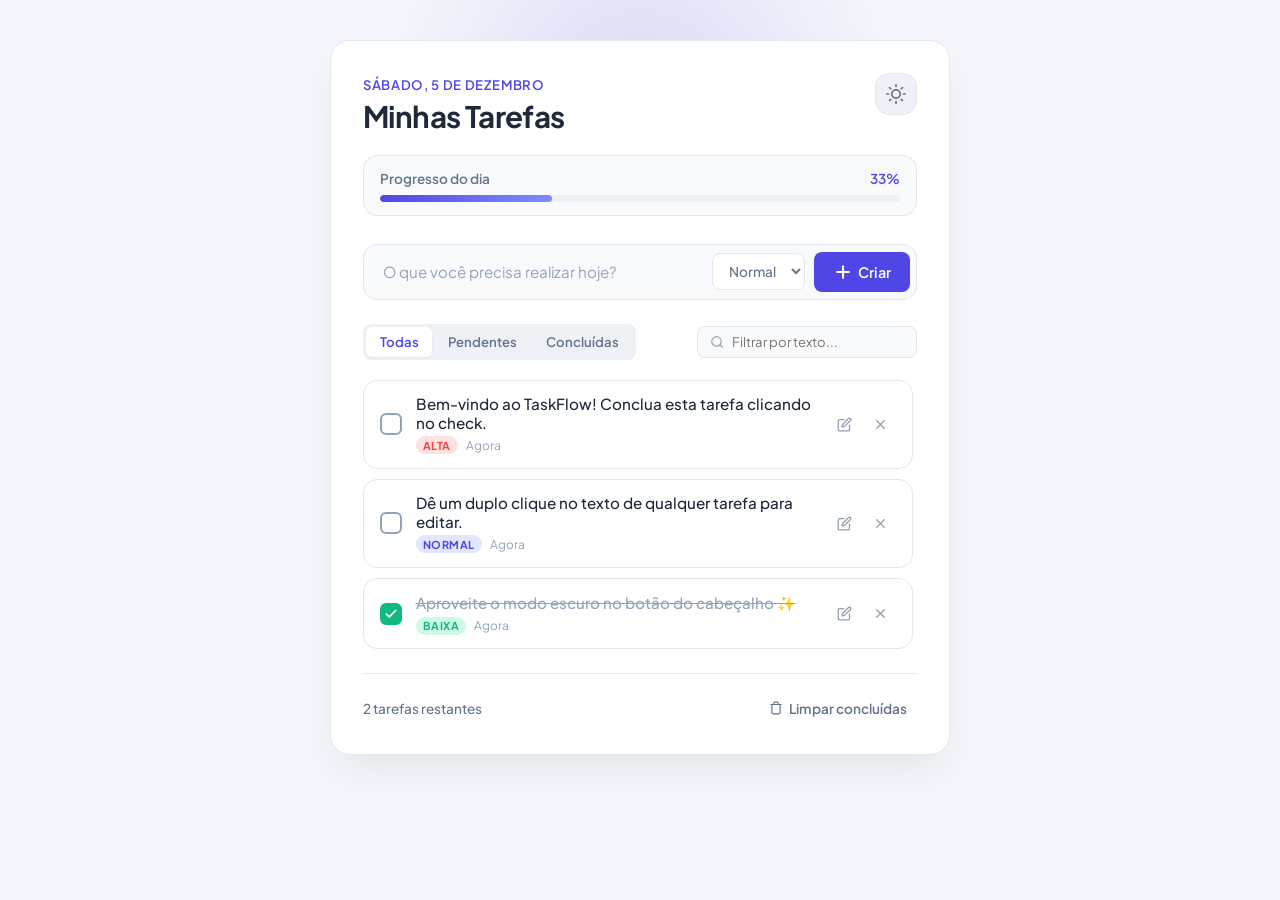
<file: lista-de-tarefas/index.html>
<!DOCTYPE html>
<html lang="pt-BR" data-theme="light">
<head>
  <meta charset="UTF-8">
  <meta name="viewport" content="width=device-width, initial-scale=1.0">
  <title>Minhas Tarefas | TaskFlow</title>
  <link rel="preconnect" href="https://fonts.googleapis.com">
  <link rel="preconnect" href="https://fonts.gstatic.com" crossorigin>
  <link href="https://fonts.googleapis.com/css2?family=Plus+Jakarta+Sans:wght@400;500;600;700&display=swap" rel="stylesheet">
  <link rel="stylesheet" href="style.css">
</head>
<body>
  <div class="app-background-glow"></div>

  <main class="app-container">
    <!-- Header -->
    <header class="app-header">
      <div class="header-content">
        <div class="date-greeting">
          <span id="currentDate" class="date-badge">Carregando data...</span>
          <h1 class="app-title">Minhas Tarefas</h1>
        </div>
        <button id="themeToggle" class="icon-btn" aria-label="Alternar tema" title="Alternar tema claro/escuro">
          <!-- Ícone do Sol (Light) -->
          <svg class="theme-icon-sun" xmlns="http://www.w3.org/2000/svg" width="20" height="20" viewBox="0 0 24 24" fill="none" stroke="currentColor" stroke-width="2" stroke-linecap="round" stroke-linejoin="round">
            <circle cx="12" cy="12" r="5"></circle>
            <line x1="12" y1="1" x2="12" y2="3"></line>
            <line x1="12" y1="21" x2="12" y2="23"></line>
            <line x1="4.22" y1="4.22" x2="5.64" y2="5.64"></line>
            <line x1="18.36" y1="18.36" x2="19.78" y2="19.78"></line>
            <line x1="1" y1="12" x2="3" y2="12"></line>
            <line x1="21" y1="12" x2="23" y2="12"></line>
            <line x1="4.22" y1="19.78" x2="5.64" y2="18.36"></line>
            <line x1="18.36" y1="5.64" x2="19.78" y2="4.22"></line>
          </svg>
          <!-- Ícone da Lua (Dark) -->
          <svg class="theme-icon-moon" xmlns="http://www.w3.org/2000/svg" width="20" height="20" viewBox="0 0 24 24" fill="none" stroke="currentColor" stroke-width="2" stroke-linecap="round" stroke-linejoin="round">
            <path d="M21 12.79A9 9 0 1 1 11.21 3 7 7 0 0 0 21 12.79z"></path>
          </svg>
        </button>
      </div>

      <!-- Barra de Progresso Geral -->
      <div class="progress-section">
        <div class="progress-info">
          <span class="progress-label">Progresso do dia</span>
          <span id="progressText" class="progress-percent">0%</span>
        </div>
        <div class="progress-bar-container">
          <div id="progressBar" class="progress-bar-fill" style="width: 0%;"></div>
        </div>
      </div>
    </header>

    <!-- Formulário de Adicionar Tarefa -->
    <form id="taskForm" class="task-form">
      <div class="input-wrapper">
        <input 
          type="text" 
          id="taskInput" 
          placeholder="O que você precisa realizar hoje?" 
          autocomplete="off"
          required
        >
        <select id="taskPriority" class="priority-select" title="Prioridade da tarefa">
          <option value="normal">Normal</option>
          <option value="alta">Alta</option>
          <option value="baixa">Baixa</option>
        </select>
        <button type="submit" id="addBtn" class="add-button" title="Adicionar tarefa">
          <svg xmlns="http://www.w3.org/2000/svg" width="20" height="20" viewBox="0 0 24 24" fill="none" stroke="currentColor" stroke-width="2.5" stroke-linecap="round" stroke-linejoin="round">
            <line x1="12" y1="5" x2="12" y2="19"></line>
            <line x1="5" y1="12" x2="19" y2="12"></line>
          </svg>
          <span>Criar</span>
        </button>
      </div>
    </form>

    <!-- Barra de Filtros e Busca -->
    <div class="controls-bar">
      <div class="filter-tabs">
        <button class="filter-btn active" data-filter="all">Todas</button>
        <button class="filter-btn" data-filter="pending">Pendentes</button>
        <button class="filter-btn" data-filter="completed">Concluídas</button>
      </div>

      <div class="search-box">
        <svg xmlns="http://www.w3.org/2000/svg" width="16" height="16" viewBox="0 0 24 24" fill="none" stroke="currentColor" stroke-width="2" stroke-linecap="round" stroke-linejoin="round">
          <circle cx="11" cy="11" r="8"></circle>
          <line x1="21" y1="21" x2="16.65" y2="16.65"></line>
        </svg>
        <input type="text" id="searchInput" placeholder="Filtrar por texto...">
      </div>
    </div>

    <!-- Lista de Tarefas -->
    <ul id="taskList" class="task-list">
      <!-- Itens gerados dinamicamente via JavaScript -->
    </ul>

    <!-- Estado Vazio (Empty State) -->
    <div id="emptyState" class="empty-state">
      <div class="empty-icon-wrapper">
        <svg xmlns="http://www.w3.org/2000/svg" width="40" height="40" viewBox="0 0 24 24" fill="none" stroke="currentColor" stroke-width="1.8" stroke-linecap="round" stroke-linejoin="round">
          <path d="M14 2H6a2 2 0 0 0-2 2v16a2 2 0 0 0 2 2h12a2 2 0 0 0 2-2V8z"></path>
          <polyline points="14 2 14 8 20 8"></polyline>
          <line x1="16" y1="13" x2="8" y2="13"></line>
          <line x1="16" y1="17" x2="8" y2="17"></line>
          <polyline points="10 9 9 9 8 9"></polyline>
        </svg>
      </div>
      <h3 id="emptyTitle">Tudo limpo por aqui!</h3>
      <p id="emptySubtitle">Adicione uma nova tarefa acima para começar seu dia produtivo.</p>
    </div>

    <!-- Rodapé com estatísticas e ações em lote -->
    <footer class="app-footer">
      <div class="tasks-counter">
        <span id="pendingCount">0</span> tarefas restantes
      </div>
      <button id="clearCompletedBtn" class="clear-btn" title="Excluir todas as tarefas concluídas">
        <svg xmlns="http://www.w3.org/2000/svg" width="14" height="14" viewBox="0 0 24 24" fill="none" stroke="currentColor" stroke-width="2" stroke-linecap="round" stroke-linejoin="round">
          <polyline points="3 6 5 6 21 6"></polyline>
          <path d="M19 6v14a2 2 0 0 1-2 2H7a2 2 0 0 1-2-2V6m3 0V4a2 2 0 0 1 2-2h4a2 2 0 0 1 2 2v2"></path>
        </svg>
        Limpar concluídas
      </button>
    </footer>
  </main>

  <script src="script.js"></script>
</body>
</html>
</file>
<file: lista-de-tarefas/style.css>
/* ==========================================================================
   Design Tokens & Variáveis de Estilo
   ========================================================================== */
:root {
  /* Tema Claro (Default) */
  --bg-primary: #f4f6fb;
  --bg-card: #ffffff;
  --bg-card-hover: #fafbff;
  --bg-input: #f8fafc;
  --bg-secondary: #eef2f6;

  --text-main: #1e293b;
  --text-muted: #64748b;
  --text-subtle: #94a3b8;

  --primary: #4f46e5;
  --primary-hover: #4338ca;
  --primary-light: #e0e7ff;
  --primary-glow: rgba(79, 70, 229, 0.15);

  --success: #10b981;
  --success-light: #d1fae5;
  --danger: #ef4444;
  --danger-light: #fee2e2;
  --warning: #f59e0b;
  --warning-light: #fef3c7;

  --border-color: #e2e8f0;
  --border-focus: #818cf8;

  --radius-sm: 8px;
  --radius-md: 14px;
  --radius-lg: 20px;
  --radius-full: 9999px;

  --shadow-sm: 0 1px 3px rgba(0, 0, 0, 0.05);
  --shadow-md: 0 6px 20px -4px rgba(79, 70, 229, 0.08), 0 4px 6px -2px rgba(0, 0, 0, 0.03);
  --shadow-lg: 0 20px 40px -10px rgba(0, 0, 0, 0.08);

  --transition-fast: 150ms ease;
  --transition-normal: 250ms cubic-bezier(0.4, 0, 0.2, 1);
}

[data-theme="dark"] {
  --bg-primary: #0b0f19;
  --bg-card: #151c2c;
  --bg-card-hover: #1c253b;
  --bg-input: #101623;
  --bg-secondary: #1e293b;

  --text-main: #f1f5f9;
  --text-muted: #94a3b8;
  --text-subtle: #64748b;

  --primary: #6366f1;
  --primary-hover: #4f46e5;
  --primary-light: rgba(99, 102, 241, 0.15);
  --primary-glow: rgba(99, 102, 241, 0.25);

  --border-color: #26334d;
  --border-focus: #6366f1;

  --shadow-sm: 0 1px 3px rgba(0, 0, 0, 0.4);
  --shadow-md: 0 6px 20px -4px rgba(0, 0, 0, 0.4);
  --shadow-lg: 0 20px 45px -10px rgba(0, 0, 0, 0.6);
}

/* ==========================================================================
   Reset e Configurações Globais
   ========================================================================== */
* {
  margin: 0;
  padding: 0;
  box-sizing: border-box;
  font-family: 'Plus Jakarta Sans', system-ui, -apple-system, sans-serif;
  -webkit-font-smoothing: antialiased;
}

body {
  min-height: 100vh;
  background-color: var(--bg-primary);
  color: var(--text-main);
  display: flex;
  justify-content: center;
  align-items: flex-start;
  padding: 2.5rem 1rem;
  transition: background-color var(--transition-normal), color var(--transition-normal);
  position: relative;
  overflow-x: hidden;
}

/* Brilho decorativo no fundo */
.app-background-glow {
  position: fixed;
  top: -100px;
  left: 50%;
  transform: translateX(-50%);
  width: 600px;
  height: 400px;
  background: radial-gradient(circle, var(--primary-glow) 0%, transparent 70%);
  pointer-events: none;
  z-index: 0;
}

/* ==========================================================================
   Container Principal (Card)
   ========================================================================== */
.app-container {
  width: 100%;
  max-width: 620px;
  background: var(--bg-card);
  border-radius: var(--radius-lg);
  box-shadow: var(--shadow-lg);
  border: 1px solid var(--border-color);
  padding: 2rem;
  position: relative;
  z-index: 1;
  backdrop-filter: blur(8px);
  transition: background-color var(--transition-normal), border-color var(--transition-normal), box-shadow var(--transition-normal);
}

/* ==========================================================================
   Header & Progresso
   ========================================================================== */
.app-header {
  margin-bottom: 1.75rem;
}

.header-content {
  display: flex;
  justify-content: space-between;
  align-items: flex-start;
  margin-bottom: 1.25rem;
}

.date-badge {
  font-size: 0.82rem;
  font-weight: 600;
  text-transform: uppercase;
  letter-spacing: 0.05em;
  color: var(--primary);
  display: inline-block;
  margin-bottom: 0.25rem;
}

.app-title {
  font-size: 1.85rem;
  font-weight: 700;
  color: var(--text-main);
  letter-spacing: -0.02em;
}

.icon-btn {
  background: var(--bg-secondary);
  border: 1px solid var(--border-color);
  color: var(--text-muted);
  width: 42px;
  height: 42px;
  border-radius: var(--radius-md);
  display: flex;
  align-items: center;
  justify-content: center;
  cursor: pointer;
  transition: all var(--transition-fast);
}

.icon-btn:hover {
  color: var(--text-main);
  background: var(--primary-light);
  border-color: var(--primary);
  transform: translateY(-1px);
}

/* Controle de ícone do tema */
.theme-icon-moon {
  display: none;
}
[data-theme="dark"] .theme-icon-sun {
  display: none;
}
[data-theme="dark"] .theme-icon-moon {
  display: block;
}

/* Progresso */
.progress-section {
  background: var(--bg-input);
  border: 1px solid var(--border-color);
  padding: 0.85rem 1rem;
  border-radius: var(--radius-md);
}

.progress-info {
  display: flex;
  justify-content: space-between;
  align-items: center;
  font-size: 0.85rem;
  font-weight: 600;
  margin-bottom: 0.5rem;
}

.progress-label {
  color: var(--text-muted);
}

.progress-percent {
  color: var(--primary);
}

.progress-bar-container {
  height: 7px;
  background: var(--bg-secondary);
  border-radius: var(--radius-full);
  overflow: hidden;
}

.progress-bar-fill {
  height: 100%;
  background: linear-gradient(90deg, var(--primary), #818cf8);
  border-radius: var(--radius-full);
  transition: width 0.4s cubic-bezier(0.4, 0, 0.2, 1);
}

/* ==========================================================================
   Formulário de Entrada de Tarefa
   ========================================================================== */
.task-form {
  margin-bottom: 1.5rem;
}

.input-wrapper {
  display: flex;
  gap: 0.6rem;
  align-items: center;
  background: var(--bg-input);
  padding: 0.4rem;
  border-radius: var(--radius-md);
  border: 1.5px solid var(--border-color);
  transition: border-color var(--transition-fast), box-shadow var(--transition-fast);
}

.input-wrapper:focus-within {
  border-color: var(--border-focus);
  box-shadow: 0 0 0 3px var(--primary-light);
}

.input-wrapper input {
  flex: 1;
  border: none;
  background: transparent;
  padding: 0.6rem 0.8rem;
  font-size: 0.95rem;
  color: var(--text-main);
  outline: none;
}

.input-wrapper input::placeholder {
  color: var(--text-subtle);
}

.priority-select {
  background: var(--bg-card);
  border: 1px solid var(--border-color);
  color: var(--text-muted);
  font-size: 0.85rem;
  font-weight: 500;
  padding: 0.5rem 0.75rem;
  border-radius: var(--radius-sm);
  outline: none;
  cursor: pointer;
  transition: border-color var(--transition-fast);
}

.priority-select:focus {
  border-color: var(--border-focus);
}

.add-button {
  display: inline-flex;
  align-items: center;
  gap: 0.35rem;
  background: var(--primary);
  color: #ffffff;
  border: none;
  padding: 0.65rem 1.15rem;
  border-radius: var(--radius-sm);
  font-weight: 600;
  font-size: 0.9rem;
  cursor: pointer;
  transition: background var(--transition-fast), transform var(--transition-fast);
}

.add-button:hover {
  background: var(--primary-hover);
  transform: translateY(-1px);
}

.add-button:active {
  transform: translateY(0);
}

/* ==========================================================================
   Controles: Filtros e Barra de Pesquisa
   ========================================================================== */
.controls-bar {
  display: flex;
  justify-content: space-between;
  align-items: center;
  gap: 1rem;
  margin-bottom: 1.25rem;
  flex-wrap: wrap;
}

.filter-tabs {
  display: flex;
  background: var(--bg-secondary);
  padding: 3px;
  border-radius: var(--radius-sm);
  gap: 2px;
}

.filter-btn {
  background: transparent;
  border: none;
  padding: 0.4rem 0.85rem;
  font-size: 0.82rem;
  font-weight: 600;
  color: var(--text-muted);
  border-radius: 6px;
  cursor: pointer;
  transition: all var(--transition-fast);
}

.filter-btn:hover {
  color: var(--text-main);
}

.filter-btn.active {
  background: var(--bg-card);
  color: var(--primary);
  box-shadow: var(--shadow-sm);
}

.search-box {
  display: flex;
  align-items: center;
  gap: 0.5rem;
  background: var(--bg-input);
  border: 1px solid var(--border-color);
  padding: 0.4rem 0.75rem;
  border-radius: var(--radius-sm);
  color: var(--text-subtle);
  flex: 1;
  max-width: 220px;
}

.search-box input {
  background: transparent;
  border: none;
  outline: none;
  color: var(--text-main);
  font-size: 0.82rem;
  width: 100%;
}

/* ==========================================================================
   Lista de Tarefas
   ========================================================================== */
.task-list {
  list-style: none;
  display: flex;
  flex-direction: column;
  gap: 0.65rem;
  max-height: 440px;
  overflow-y: auto;
  padding-right: 4px;
}

/* Custom Scrollbar */
.task-list::-webkit-scrollbar {
  width: 5px;
}
.task-list::-webkit-scrollbar-track {
  background: transparent;
}
.task-list::-webkit-scrollbar-thumb {
  background: var(--border-color);
  border-radius: var(--radius-full);
}
.task-list::-webkit-scrollbar-thumb:hover {
  background: var(--text-subtle);
}

/* Item da Tarefa */
.task-item {
  display: flex;
  align-items: center;
  justify-content: space-between;
  gap: 0.85rem;
  padding: 0.85rem 1rem;
  background: var(--bg-card);
  border: 1px solid var(--border-color);
  border-radius: var(--radius-md);
  transition: transform var(--transition-fast), border-color var(--transition-fast), box-shadow var(--transition-fast), opacity var(--transition-fast);
  animation: slideIn 0.25s ease-out forwards;
}

.task-item:hover {
  background: var(--bg-card-hover);
  border-color: var(--border-focus);
  transform: translateY(-1px);
  box-shadow: var(--shadow-sm);
}

/* Animações de entrada e saída */
@keyframes slideIn {
  from {
    opacity: 0;
    transform: translateY(8px);
  }
  to {
    opacity: 1;
    transform: translateY(0);
  }
}

.task-item.removing {
  animation: slideOut 0.25s ease-in forwards;
}

@keyframes slideOut {
  to {
    opacity: 0;
    transform: translateX(20px);
  }
}

.task-left {
  display: flex;
  align-items: center;
  gap: 0.85rem;
  flex: 1;
  min-width: 0; /* Previne quebra de layout com textos longos */
}

/* Checkbox Customizado */
.custom-checkbox {
  position: relative;
  width: 22px;
  height: 22px;
  border: 2px solid var(--text-subtle);
  border-radius: 6px;
  display: flex;
  align-items: center;
  justify-content: center;
  cursor: pointer;
  flex-shrink: 0;
  transition: all var(--transition-fast);
}

.custom-checkbox:hover {
  border-color: var(--primary);
}

.task-item.completed .custom-checkbox {
  background: var(--success);
  border-color: var(--success);
}

.custom-checkbox svg {
  color: #ffffff;
  opacity: 0;
  transform: scale(0.5);
  transition: all var(--transition-fast);
}

.task-item.completed .custom-checkbox svg {
  opacity: 1;
  transform: scale(1);
}

/* Conteúdo do Texto */
.task-content {
  display: flex;
  flex-direction: column;
  flex: 1;
  min-width: 0;
}

.task-text {
  font-size: 0.95rem;
  font-weight: 500;
  color: var(--text-main);
  word-break: break-word;
  transition: color var(--transition-fast), text-decoration var(--transition-fast);
}

.task-item.completed .task-text {
  color: var(--text-subtle);
  text-decoration: line-through;
}

.task-meta {
  display: flex;
  align-items: center;
  gap: 0.5rem;
  margin-top: 0.25rem;
  font-size: 0.75rem;
}

.task-time {
  color: var(--text-subtle);
}

/* Badges de Prioridade */
.priority-badge {
  font-size: 0.68rem;
  font-weight: 700;
  padding: 0.15rem 0.45rem;
  border-radius: var(--radius-full);
  text-transform: uppercase;
  letter-spacing: 0.04em;
}

.priority-alta {
  background: var(--danger-light);
  color: var(--danger);
}

.priority-normal {
  background: var(--primary-light);
  color: var(--primary);
}

.priority-baixa {
  background: var(--success-light);
  color: var(--success);
}

/* Ações da Tarefa */
.task-actions {
  display: flex;
  align-items: center;
  gap: 0.25rem;
  opacity: 0.7;
  transition: opacity var(--transition-fast);
}

.task-item:hover .task-actions {
  opacity: 1;
}

.action-btn {
  background: transparent;
  border: none;
  color: var(--text-muted);
  width: 32px;
  height: 32px;
  border-radius: var(--radius-sm);
  display: flex;
  align-items: center;
  justify-content: center;
  cursor: pointer;
  transition: all var(--transition-fast);
}

.action-btn:hover {
  background: var(--bg-secondary);
  color: var(--text-main);
}

.action-btn.delete-btn:hover {
  background: var(--danger-light);
  color: var(--danger);
}

/* Modo Edição Inline */
.edit-input {
  width: 100%;
  font-size: 0.95rem;
  padding: 0.35rem 0.5rem;
  border: 1.5px solid var(--primary);
  border-radius: var(--radius-sm);
  background: var(--bg-input);
  color: var(--text-main);
  outline: none;
}

/* ==========================================================================
   Estado Vazio (Empty State)
   ========================================================================== */
.empty-state {
  text-align: center;
  padding: 3rem 1.5rem;
  display: none;
  flex-direction: column;
  align-items: center;
  justify-content: center;
}

.empty-state.visible {
  display: flex;
}

.empty-icon-wrapper {
  width: 72px;
  height: 72px;
  border-radius: 50%;
  background: var(--primary-light);
  color: var(--primary);
  display: flex;
  align-items: center;
  justify-content: center;
  margin-bottom: 1rem;
}

.empty-state h3 {
  font-size: 1.15rem;
  font-weight: 700;
  color: var(--text-main);
  margin-bottom: 0.35rem;
}

.empty-state p {
  font-size: 0.88rem;
  color: var(--text-muted);
  max-width: 280px;
}

/* ==========================================================================
   Rodapé
   ========================================================================== */
.app-footer {
  display: flex;
  justify-content: space-between;
  align-items: center;
  margin-top: 1.5rem;
  padding-top: 1.25rem;
  border-top: 1px solid var(--border-color);
  font-size: 0.85rem;
  color: var(--text-muted);
}

.tasks-counter {
  font-weight: 500;
}

.clear-btn {
  display: inline-flex;
  align-items: center;
  gap: 0.35rem;
  background: transparent;
  border: none;
  color: var(--text-muted);
  font-size: 0.85rem;
  font-weight: 600;
  cursor: pointer;
  padding: 0.35rem 0.65rem;
  border-radius: var(--radius-sm);
  transition: all var(--transition-fast);
}

.clear-btn:hover {
  color: var(--danger);
  background: var(--danger-light);
}

/* ==========================================================================
   Responsividade (Mobile)
   ========================================================================== */
@media (max-width: 520px) {
  body {
    padding: 1rem 0.5rem;
  }

  .app-container {
    padding: 1.25rem;
  }

  .app-title {
    font-size: 1.5rem;
  }

  .input-wrapper {
    flex-wrap: wrap;
  }

  .input-wrapper input {
    width: 100%;
    order: 1;
  }

  .priority-select {
    flex: 1;
    order: 2;
  }

  .add-button {
    flex: 1;
    order: 3;
    justify-content: center;
  }

  .controls-bar {
    flex-direction: column;
    align-items: stretch;
  }

  .search-box {
    max-width: 100%;
  }

  .task-actions {
    opacity: 1;
  }
}
</file>
